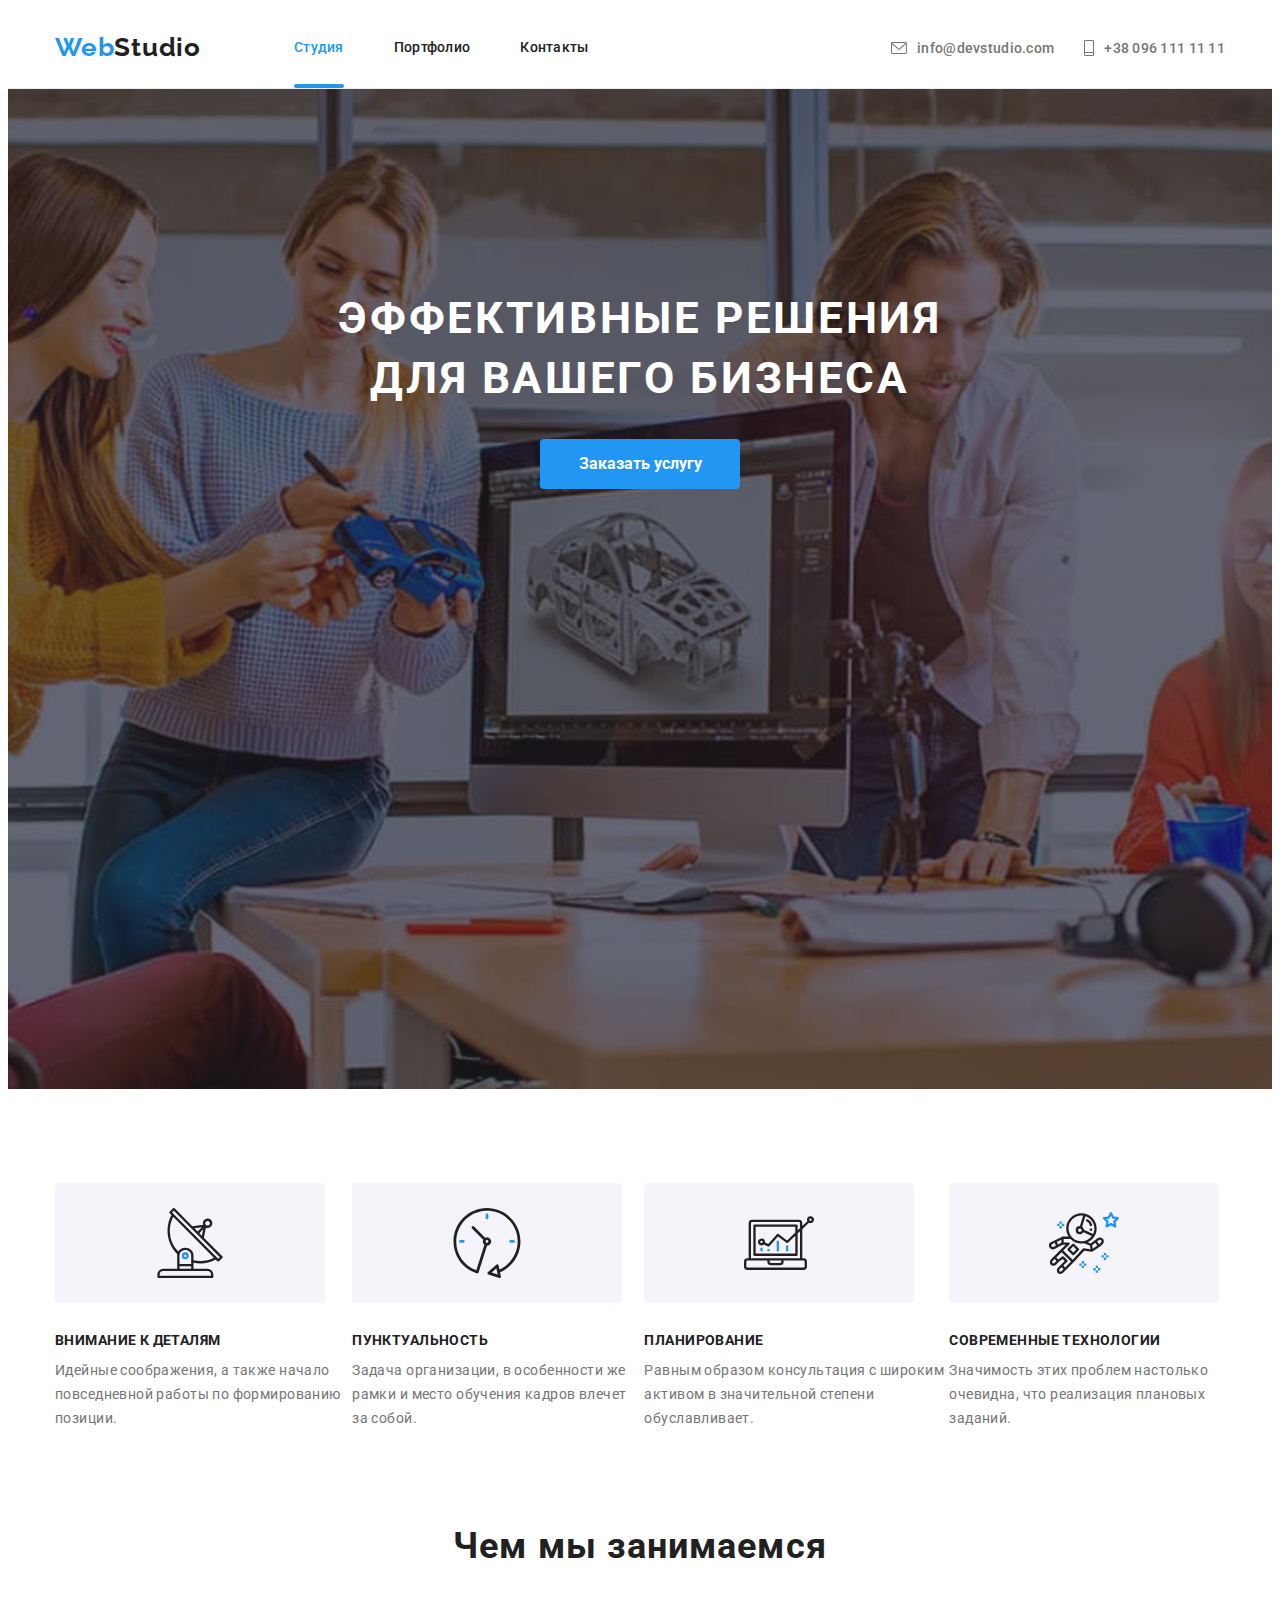
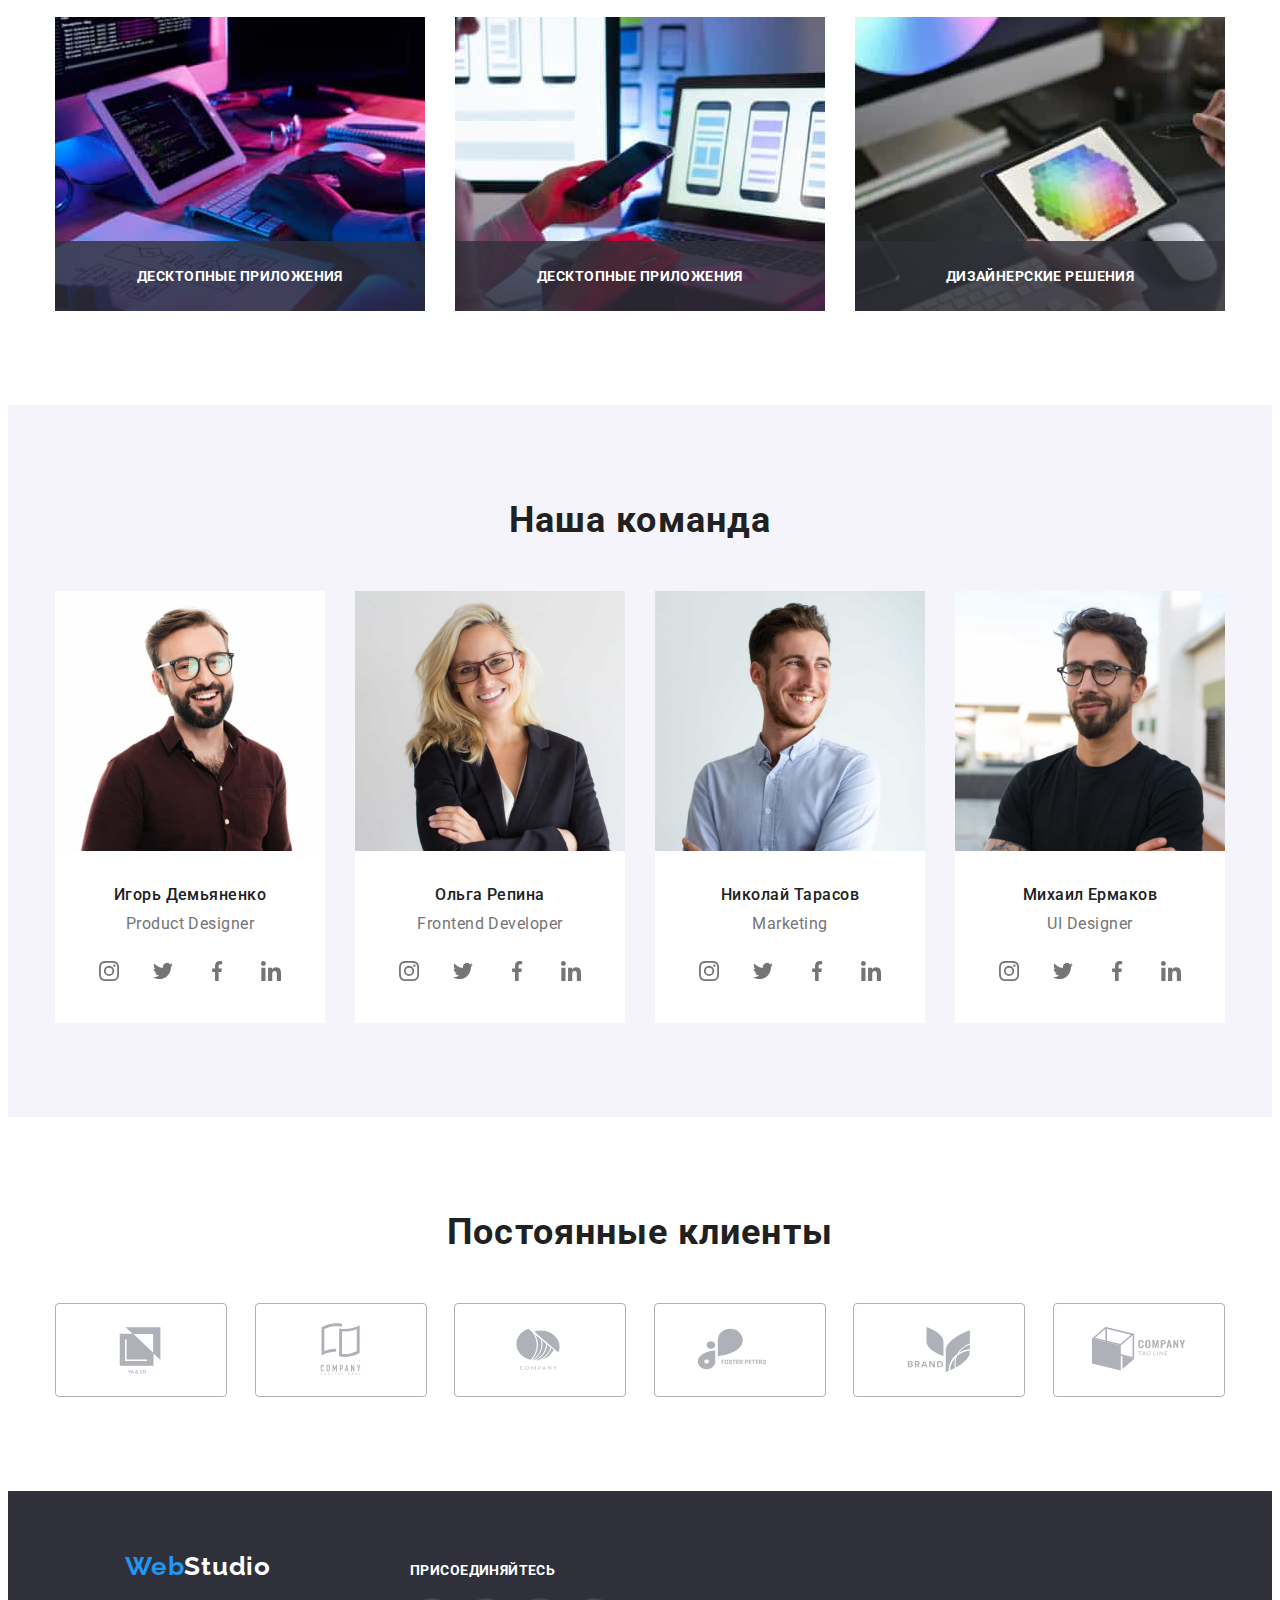
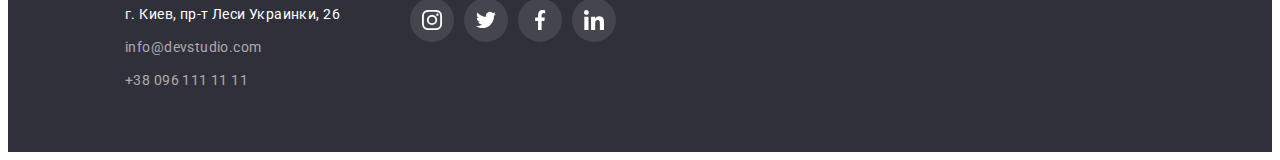
<file: index.html>
<!DOCTYPE html>
<html lang="ru">
<head>
    <meta charset="UTF-8">
    <meta http-equiv="X-UA-Compatible" content="IE=edge">
    <meta name="viewport" content="width=device-width, initial-scale=1.0">
    <title>Document</title>
    <link rel="preconnect" href="https://fonts.googleapis.com">
    <link rel="preconnect" href="https://fonts.gstatic.com" crossorigin>
    <link rel="preconnect" href="https://fonts.googleapis.com">
    <link rel="preconnect" href="https://fonts.gstatic.com" crossorigin>
    <link href="https://fonts.googleapis.com/css2?family=Raleway:wght@700&family=Roboto:wght@400;500;700;900&display=swap"
        rel="stylesheet">
    <link rel="stylesheet" href="https://cdnjs.cloudflare.com/ajax/libs/modern-normalize/1.1.0/modern-normalize.min.css" integrity="sha512-wpPYUAdjBVSE4KJnH1VR1HeZfpl1ub8YT/NKx4PuQ5NmX2tKuGu6U/JRp5y+Y8XG2tV+wKQpNHVUX03MfMFn9Q==" crossorigin="anonymous" referrerpolicy="no-referrer" />
    <link rel="stylesheet" href="./css/styles.css">
</head>
<body>
        <!--Header-->
        <header class="page-header">
            <div class="container nav">
            <nav class="main-nav">
                <a href="./index.html" class="logo"><span class="web">Web</span>Studio</a>
                <ul class="site-nav list">
                    <li class="site-nav-item"> <a href="./index.html" class="current-page">Студия</a></li>
                    <li class="site-nav-item"> <a href="./portfolio.html">Портфолио</a></li>
                    <li class="site-nav-item"> <a href="">Контакты</a></li>
                </ul>
                </nav>
            <ul class="contacts-list list">
                <li class="contacts-item">
                    <a href="mailto:info@devstudio.com" class="mail"><svg class="header-icon envelope">
                        <use href="./images/symbol-defs.svg#icon-envelope"></use>
                    </svg>info@devstudio.com</a>
                </li>
                <li class="contacts-item">
                    <a href="tel:+380961111111" class="tel"><svg class="header-icon mobile">
                        <use href="./images/symbol-defs.svg#icon-mobile"></use>
                    </svg>+38 096 111 11 11</a>
                </li>
            </ul>
            </div>
        </header>
    
        <!--Main-->
        <main>
            <!--Hero-->
            <section class="hero">
                <h1 class="hero-title">Эффективные решения<br>для вашего бизнеса</h1>
                <button class="button" type="button" data-modal-open>Заказать услугу</button>
            </section>
        
            <!--Features-->
            <section class="section">
                <div class="container features">
                    <h2 class="visually-hidden">Подход к работе</h2>
                    <ul class="list features-list">
                        <li class="feature-item">
                            <div class="feature-icon-box">
                                <svg class="feature-icon">
                                <use href="./images/symbol-defs.svg#icon-antenna"></use>
                                </svg>
                            </div>
                            <h3 class="features-item-title">Внимание к деталям</h3>
                            <p class="features-item-text">Идейные соображения, а также начало повседневной работы по формированию
                                позиции.</p>
                        </li>
                        <li class="feature-item">
                            <div class="feature-icon-box">
                                <svg class="feature-icon">
                                    <use href="./images/symbol-defs.svg#icon-clock"></use>
                                </svg>
                            </div>
                            <h3 class="features-item-title">Пунктуальность</h3>
                            <p class="features-item-text">Задача организации, в особенности же рамки и место обучения кадров влечет
                                за собой.</p>
                        </li>
                        <li class="feature-item">
                            <div class="feature-icon-box">
                                <svg class="feature-icon">
                                    <use href="./images/symbol-defs.svg#icon-diagram"></use>
                                </svg>
                            </div>
                            <h3 class="features-item-title">Планирование</h3>
                            <p class="features-item-text">Равным образом консультация с широким активом в значительной степени
                                обуславливает.</p>
                        </li>
                        <li class="feature-item">
                            <div class="feature-icon-box">
                                <svg class="feature-icon">
                                    <use href="./images/symbol-defs.svg#icon-astronaut"></use>
                                </svg>
                            </div>
                            <h3 class="features-item-title">Современные технологии</h3>
                            <p class="features-item-text">Значимость этих проблем настолько очевидна, что реализация плановых
                                заданий.</p>
                        </li>
                    </ul>
                </div>
            </section>
        
            <!--Чем мы занимаемся-->
            <section class="section work-examples">
                <div class="container">
                    <h2 class="section-title">Чем мы занимаемся</h2>
                    <ul class="list example-list">
                        <li class="example">
                            <div class="example-card">
                                <img src="./images/programer-working-his-desk-office.jpg" alt="programer-working-his-desk-office" width="370"> 
                                <p class="example-text">Десктопные приложения</p> 
                            </div>
                        </li>
                        <li class="example">
                                <div class="example-card">
                                    <img src="./images/designers-are-developing-application-smartphones-team-creators-is-working-interface-mobile-phones.jpg"
                                        alt="designers-are-developing-application" width="370" height="294">
                                    <p class="example-text">Десктопные приложения</p>
                                </div>
                        </li>
                        <li class="example">
                            <div class="example-card">
                                <img src="./images/creative-artist-web-design-with-working-colour-selection-graphic-tablet.jpg" alt="creative-artist"
                                    width="370" height="294">
                                <p class="example-text">Дизайнерские решения</p>
                            </div>
                        </li>
                    </ul>
                </div>
            </section>
        
            <!--Наша команда-->
            <section class="section team">
                <div class="container">
                    <h2 class="section-title">Наша команда</h2>
                    <ul class="list team-list">
                        <li class="teammember"><img src="./images/ihor-demianenko.jpg" alt="Игорь Демьяненко" width="270" height="260">
                            <div class="person">
                                <h3 class="name">Игорь Демьяненко</h3>
                                <p class="team-role" lang="en">Product Designer</p>
                                <ul class="list team-links">
                                    <li class="team-link">
                                        <a href="" class="team-icon-box">
                                            <svg class="team-icon">
                                                <use href="./images/symbol-defs.svg#icon-instagram"></use>
                                            </svg>
                                        </a>
                                    </li>
                                    <li class="team-link">
                                        <a href="" class="team-icon-box">
                                            <svg class="team-icon">
                                                <use href="./images/symbol-defs.svg#icon-twitter"></use>
                                            </svg>
                                        </a>
                                    </li>
                                    <li class="team-link">
                                        <a href="" class="team-icon-box">
                                            <svg class="team-icon">
                                                <use href="./images/symbol-defs.svg#icon-facebook"></use>
                                            </svg>
                                        </a>
                                    </li>
                                    <li class="team-link">
                                        <a href="" class="team-icon-box">
                                            <svg class="team-icon">
                                                <use href="./images/symbol-defs.svg#icon-linkedin"></use>
                                            </svg>
                                        </a>
                                    </li>
                                </ul>
                            </div>
                        </li>
                        <li class="teammember"><img src="./images/olga-repina.jpg" alt="Ольга Репина" width="270" height="260">
                            <div class="person">
                            <h3 class="name">Ольга Репина</h3>
                            <p class="team-role" lang="en">Frontend Developer</p>
                            <ul class="list team-links">
                                <li class="team-link">
                                    <a href="" class="team-icon-box">
                                        <svg class="team-icon">
                                            <use href="./images/symbol-defs.svg#icon-instagram"></use>
                                        </svg>
                                    </a>
                                </li>
                                <li class="team-link">
                                    <a href=""class="team-icon-box">
                                        <svg class="team-icon">
                                            <use href="./images/symbol-defs.svg#icon-twitter"></use>
                                        </svg>
                                    </a>
                                </li>
                                <li class="team-link">
                                    <a href="" class="team-icon-box">
                                        <svg class="team-icon">
                                            <use href="./images/symbol-defs.svg#icon-facebook"></use>
                                        </svg>
                                    </a>
                                </li>
                                <li class="team-link">
                                    <a href="" class="team-icon-box">
                                        <svg class="team-icon">
                                            <use href="./images/symbol-defs.svg#icon-linkedin"></use>
                                        </svg>
                                    </a>
                                </li>
                            </ul>
                            </div>
                        </li>
                        <li class="teammember"><img src="./images/nikolai-tarasov.jpg" alt="Николай Тарасов" width="270" height="260">
                            <div class="person">
                            <h3 class="name">Николай Тарасов</h3>
                            <p class="team-role" lang="en">Marketing</p>
                            <ul class="list team-links">
                                <li class="team-link">
                                    <a href="" class="team-icon-box">
                                        <svg class="team-icon">
                                            <use href="./images/symbol-defs.svg#icon-instagram"></use>
                                        </svg>
                                    </a>
                                </li>
                                <li class="team-link">
                                    <a href="" class="team-icon-box">
                                        <svg class="team-icon">
                                            <use href="./images/symbol-defs.svg#icon-twitter"></use>
                                        </svg>
                                    </a>
                                </li>
                                <li class="team-link">
                                    <a href="" class="team-icon-box">
                                        <svg class="team-icon">
                                            <use href="./images/symbol-defs.svg#icon-facebook"></use>
                                        </svg>
                                    </a>
                                </li>
                                <li class="team-link">
                                    <a href="" class="team-icon-box">
                                        <svg class="team-icon">
                                            <use href="./images/symbol-defs.svg#icon-linkedin"></use>
                                        </svg>
                                    </a>
                                </li>
                            </ul>
                            </div>
                        </li>
                        <li class="teammember"><img src="./images/mikhail-yermakov.jpg" alt="Михаил Ермаков" width="270" height="260">
                            <div class="person">
                            <h3 class="name">Михаил Ермаков</h3>
                            <p class="team-role" lang="en">UI Designer</p>
                            <ul class="list team-links">
                                <li class="team-link">
                                    <a href="" class="team-icon-box">
                                        <svg class="team-icon">
                                            <use href="./images/symbol-defs.svg#icon-instagram"></use>
                                        </svg>
                                    </a>
                                </li>
                                <li class="team-link">
                                    <a href="" class="team-icon-box">
                                        <svg class="team-icon">
                                            <use href="./images/symbol-defs.svg#icon-twitter"></use>
                                        </svg>
                                    </a>
                                </li>
                                <li class="team-link">
                                    <a href="" class="team-icon-box">
                                        <svg class="team-icon">
                                            <use href="./images/symbol-defs.svg#icon-facebook"></use>
                                        </svg>
                                    </a>
                                </li>
                                <li class="team-link">
                                    <a href="" class="team-icon-box">
                                        <svg class="team-icon">
                                            <use href="./images/symbol-defs.svg#icon-linkedin"></use>
                                        </svg>
                                    </a>
                                </li>
                            </ul>
                            </div>
                        </li>
                    </ul>
                </div>
            </section>

            <!-- Clients -->
            <section class="section clients">
                <div class="container">
                    <h2 class="section-title">Постоянные клиенты</h2>
                    <ul class="list clients-list">
                        <li>
                            <a href="" class="client-icon-box">
                                <svg class="client-icon">
                                    <use href="./images/symbol-defs.svg#icon-Logo1"></use>
                                </svg>
                            </a>
                        </li>
                        <li>
                            <a href="" class="client-icon-box">
                                <svg class="client-icon">
                                    <use href="./images/symbol-defs.svg#icon-Logo2"></use>
                                </svg>
                            </a>
                        </li>
                        <li>
                            <a href="" class="client-icon-box">
                                <svg class="client-icon">
                                    <use href="./images/symbol-defs.svg#icon-Logo3"></use>
                                </svg>
                            </a>
                        </li>
                        <li>
                            <a href="" class="client-icon-box">
                                <svg class="client-icon">
                                    <use href="./images/symbol-defs.svg#icon-Logo4"></use>
                                </svg>
                            </a>
                        </li>
                        <li>
                            <a href="" class="client-icon-box">
                                <svg class="client-icon">
                                    <use href="./images/symbol-defs.svg#icon-Logo5"></use>
                                </svg>
                            </a>
                        </li>
                        <li>
                            <a href="" class="client-icon-box">
                                <svg class="client-icon">
                                    <use href="./images/symbol-defs.svg#icon-Logo6"></use>
                                </svg>
                            </a>
                        </li>
                    </ul>
                </div>
            </section>
        </main>
        <a href=""></a>
        
        <!--Footer-->
        
        <footer class="footer">
            <div class="container">
                <div class="footer-item">
                    <a class="footer-logo" href="./index.html"> <span class="web">Web</span>Studio</a>
                    <address class="address">
                        <ul class="list footer-list">
                            <li> <a target="_blank" rel="noopener noreferrer" href="https://bit.ly/3ynFUaX" class="footer-address">г. Киев,
                                    пр-т Леси Украинки, 26</a></li>
                            <li> <a href="mailto:info@devstudio.com" class="footer-contacts">info@devstudio.com</a></li>
                            <li> <a href="tel:+380961111111" class="footer-contacts">+38 096 111 11 11</a></li>
                        </ul>
                    </address>
                </div>
                <div class="footer-item">
                    <p class="join">присоединяйтесь</p>
                    <ul class="list footer-links">
                        <li class="footer-link">
                            <a href="" class="footer-icon-box">
                                <svg class="footer-icon">
                                    <use href="./images/symbol-defs.svg#icon-instagram"></use>
                                </svg>
                            </a>
                        </li>
                        <li class="footer-link">
                            <a href="" class="footer-icon-box">
                                <svg class="team-icon">
                                    <use href="./images/symbol-defs.svg#icon-twitter"></use>
                                </svg>
                            </a>
                        </li>
                        <li class="footer-link">
                            <a href="" class="footer-icon-box">
                                <svg class="team-icon">
                                    <use href="./images/symbol-defs.svg#icon-facebook"></use>
                                </svg>
                            </a>
                        </li>
                        <li class="footer-link">
                            <a href="" class="footer-icon-box">
                                <svg class="team-icon">
                                    <use href="./images/symbol-defs.svg#icon-linkedin"></use>
                                </svg>
                            </a>
                        </li>
                    </ul>
                </div>
            </div>
        </footer>
        <div class="backdrop is-hidden" data-modal>
            <div class="modal">
                <button type="button" class="modal-close-btn" data-modal-close>
                    <svg class="modal-close-icon">
                        <use href="./images/symbol-defs.svg#icon-close-black-18dp"></use>
                    </svg>
                </button>
            </div>
        </div>
        <script src="./js/modal.js"></script>
</body>
</html>
</file>
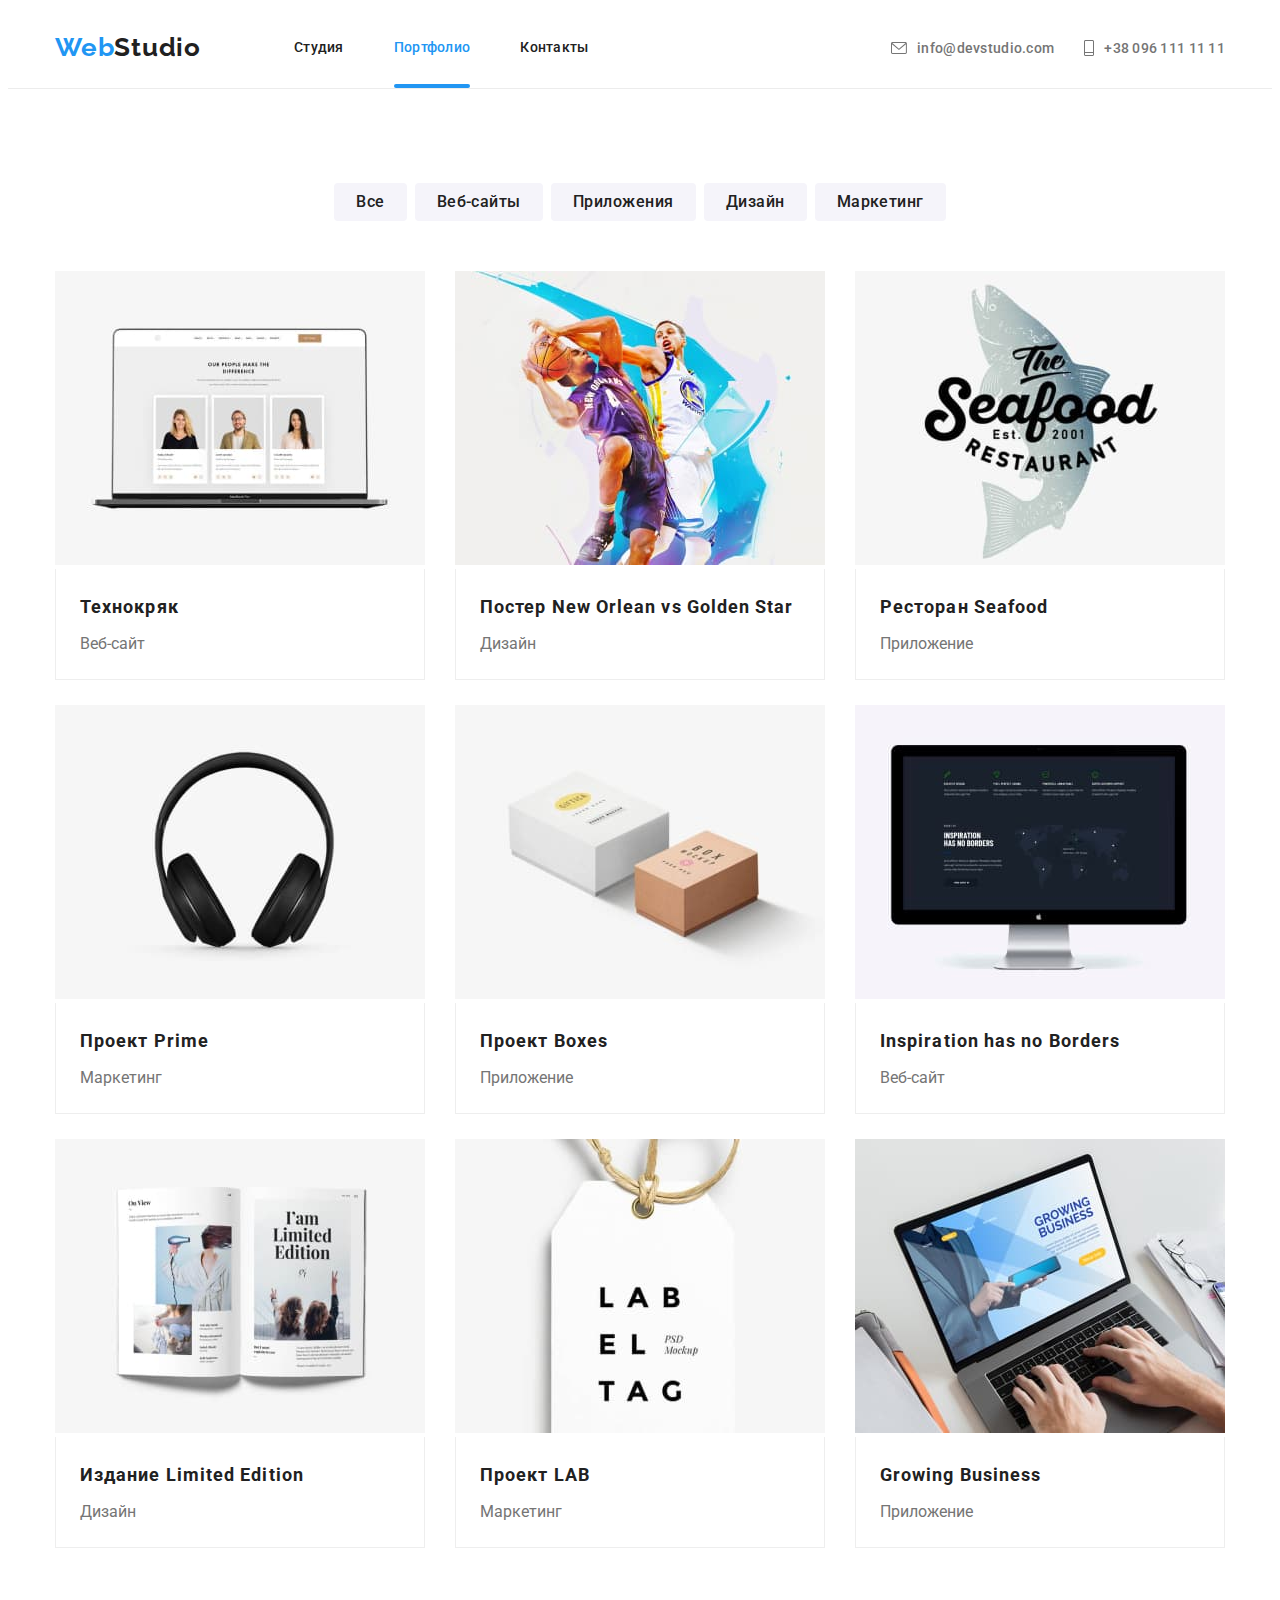
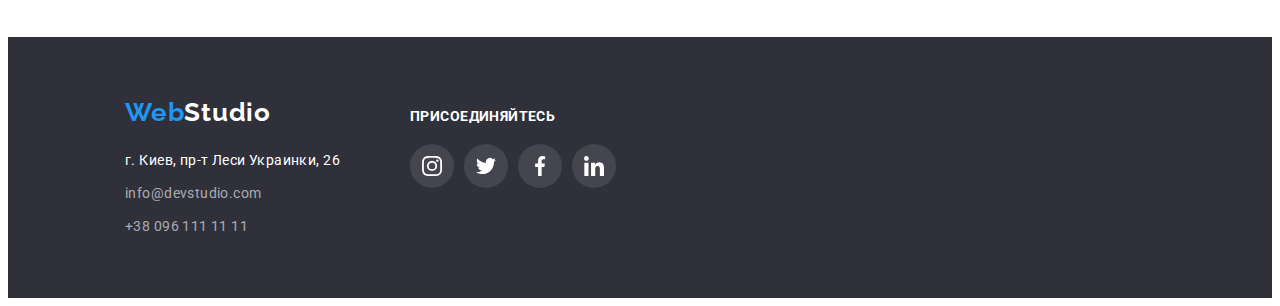
<file: portfolio.html>
<!DOCTYPE html>
<html lang="ru">

<head>
    <meta charset="UTF-8">
    <meta http-equiv="X-UA-Compatible" content="IE=edge">
    <meta name="viewport" content="width=device-width, initial-scale=1.0">
    <title>Document</title>
    <link rel="preconnect" href="https://fonts.googleapis.com">
    <link rel="preconnect" href="https://fonts.gstatic.com" crossorigin>
    <link rel="preconnect" href="https://fonts.googleapis.com">
    <link rel="preconnect" href="https://fonts.gstatic.com" crossorigin>
    <link
        href="https://fonts.googleapis.com/css2?family=Raleway:wght@700&family=Roboto:wght@400;500;700;900&display=swap"
        rel="stylesheet">
    <link rel="stylesheet" href="./css/styles.css">
</head>

<body>
        <!--Header-->
        <header class="page-header">
            <div class="container nav">
                <nav class="main-nav">
                    <a href="./index.html" class="logo"><span class="web">Web</span>Studio</a>
                    <ul class="site-nav list">
                    <li class="site-nav-item"> <a href="./index.html">Студия</a></li>
                    <li class="site-nav-item"> <a href="./portfolio.html" class="current-page">Портфолио</a></li>
                    <li class="site-nav-item"> <a href="">Контакты</a></li>
                </ul>
                </nav>
                <ul class="contacts-list list">
                    <li class="contacts-item">
                        <a href="mailto:info@devstudio.com" class="mail"><svg class="header-icon envelope">
                                <use href="./images/symbol-defs.svg#icon-envelope"></use>
                            </svg>info@devstudio.com</a>
                    </li>
                    <li class="contacts-item">
                        <a href="tel:+380961111111" class="tel"><svg class="header-icon mobile">
                                <use href="./images/symbol-defs.svg#icon-mobile"></use>
                            </svg>+38 096 111 11 11</a>
                    </li>
                </ul>
            </div>
        </header>
    
    <!--Main-->
    <main>
        <section class="section">
            <div class="container">
                <h1 hidden>
                    Наши работы
                </h1>
                    <ul class="list portfolio-nav">
                        <li><button class="portfolio-button" type="button">Все</button></li>
                        <li><button class="portfolio-button" type="button">Веб-сайты</button></li>
                        <li><button class="portfolio-button" type="button">Приложения</button></li>
                        <li><button class="portfolio-button" type="button">Дизайн</button></li>
                        <li><button class="portfolio-button" type="button">Маркетинг</button></li>
                    </ul>
                
                <ul class="portfolio-list list">
                    
                    <li class="portfolio-item">
                            <a href="" class="portfolio-link">
                                <div class="portfolio-top-wrap">
                                    <img src="./images/portfolio-1.jpg" alt="Технокряк" width="370" height="294">
                                    <p class="portfolio-top-text">
                                        Ресурс предлагает комплексные предложения с разным уровнем функционала и сервисов. Все это позволит посетителю получить
                                        исчерпывающие сведения  о компании или частном лице.
                                    </p>
                                </div>    
                                <div class="item">
                                    <h2>Технокряк</h2>
                                    <p class="portfolio-item-type">Веб-сайт</p>
                                </div>
                            </a>   
                    </li>
                    
                    <li class="portfolio-item">
                        <a href="" class="portfolio-link">
                            <div class="portfolio-top-wrap">    
                            <img src="./images/portfolio-2.jpg" alt="Постер New Orlean vs Golden Star" width="370" height="294">
                            <p class="portfolio-top-text">
                                Ресурс предлагает комплексные предложения с разным уровнем функционала и сервисов. Все это позволит посетителю
                                получить
                                исчерпывающие сведения  о компании или частном лице.
                            </p>
                        </div>
                            <div class="item">
                            <h2>Постер New Orlean vs Golden Star</h2>
                            <p class="portfolio-item-type">Дизайн</p>
                        </div>
                        </a>
                    </li>
                
                    <li class="portfolio-item">
                    <a href="" class="portfolio-link">
                    <div class="portfolio-top-wrap">
                        <img src="./images/portfolio-3.jpg" alt="Ресторан Seafood" width="370" height="294">
                        <p class="portfolio-top-text">
                            Ресурс предлагает комплексные предложения с разным уровнем функционала и сервисов. Все это позволит посетителю
                            получить
                            исчерпывающие сведения  о компании или частном лице.
                        </p>
                    </div>
                    <div class="item">
                        <h2>Ресторан Seafood</h2>
                        <p class="portfolio-item-type">Приложение</p>
                    </div>
                    </a>
                </li>
                <li class="portfolio-item">
                    <a href="" class="portfolio-link">
                    <div class="portfolio-top-wrap">
                        <img src="./images/portfolio-4.jpg" alt="Проект Prime" width="370" height="294">
                        <p class="portfolio-top-text">
                            Ресурс предлагает комплексные предложения с разным уровнем функционала и сервисов. Все это позволит посетителю
                            получить
                            исчерпывающие сведения  о компании или частном лице.
                        </p>
                    </div>
                    <div class="item">
                        <h2>Проект Prime</h2>
                        <p class="portfolio-item-type">Маркетинг</p>
                    </div>
                    </a>
                </li>
                <li class="portfolio-item">
                    <a href="" class="portfolio-link">
                    <div class="portfolio-top-wrap">
                        <img src="./images/portfolio-5.jpg" alt="Проект Boxes" width="370" height="294">
                        <p class="portfolio-top-text">
                            Ресурс предлагает комплексные предложения с разным уровнем функционала и сервисов. Все это позволит посетителю
                            получить
                            исчерпывающие сведения  о компании или частном лице.
                        </p>
                    </div>
                    <div class="item">
                        <h2>Проект Boxes</h2>
                        <p class="portfolio-item-type">Приложение</p>
                    </div>
                    </a>
                </li>
                <li class="portfolio-item">
                    <a href="" class="portfolio-link">
                    <div class="portfolio-top-wrap">
                        <img src="./images/portfolio-6.jpg" alt="Inspiration has no Borders" width="370" height="294">
                        <p class="portfolio-top-text">
                            Ресурс предлагает комплексные предложения с разным уровнем функционала и сервисов. Все это позволит посетителю
                            получить
                            исчерпывающие сведения  о компании или частном лице.
                        </p>
                    </div>
                    <div class="item">
                        <h2>Inspiration has no Borders</h2>
                        <p class="portfolio-item-type">Веб-сайт</p>
                        </div>
                        </a>
                </li>
                <li class="portfolio-item">
                    <a href="" class="portfolio-link">
                    <div class="portfolio-top-wrap">
                        <img src="./images/portfolio-7.jpg" alt="Издание Limited Edition" width="370" height="294">
                        <p class="portfolio-top-text">
                            Ресурс предлагает комплексные предложения с разным уровнем функционала и сервисов. Все это позволит посетителю
                            получить
                            исчерпывающие сведения  о компании или частном лице.
                        </p>
                    </div>
                    <div class="item">
                        <h2>Издание Limited Edition</h2>
                        <p class="portfolio-item-type">Дизайн</p>
                    </div>
                    </a>
                </li>
                    <li class="portfolio-item">
                        <a href="" class="portfolio-link">
                            <div class="portfolio-top-wrap">
                            <img src="./images/portfolio-8.jpg" alt="" width="370" height="294">
                            <p class="portfolio-top-text">
                                Ресурс предлагает комплексные предложения с разным уровнем функционала и сервисов. Все это позволит посетителю
                                получить
                                исчерпывающие сведения  о компании или частном лице.
                            </p>
                        </div>
                        <div class="item">
                        <h2>Проект LAB</h2>
                        <p class="portfolio-item-type">Маркетинг</p>
                    </div>
                    </a>
                </li>
                <li class="portfolio-item">
                    <a href="" class="portfolio-link">
                    <div class="portfolio-top-wrap">
                        <img src="./images/portfolio-9.jpg" alt="Growing Business" width="370" height="294">
                        <p class="portfolio-top-text">
                            Ресурс предлагает комплексные предложения с разным уровнем функционала и сервисов. Все это позволит посетителю
                            получить
                            исчерпывающие сведения  о компании или частном лице.
                        </p>
                    </div>
                        <div class="item">
                            <h2>Growing Business</h2>
                            <p class="portfolio-item-type">Приложение</p>
                        </div>
                    </a>
                </li>
                
                </ul>
            </div>
        </section>
    </main>
    
        <!--Footer-->
        
        <footer class="footer">
            <div class="container">
                <div class="footer-item">
                    <a class="footer-logo" href="./index.html"> <span class="web">Web</span>Studio</a>
                    <address class="address">
                        <ul class="list footer-list">
                            <li> <a target="_blank" rel="noopener noreferrer" href="https://bit.ly/3ynFUaX"
                                    class="footer-address">г. Киев,
                                    пр-т Леси Украинки, 26</a></li>
                            <li> <a href="mailto:info@devstudio.com" class="footer-contacts">info@devstudio.com</a></li>
                            <li> <a href="tel:+380961111111" class="footer-contacts">+38 096 111 11 11</a></li>
                        </ul>
                    </address>
                </div>
                <div class="footer-item">
                    <p class="join">присоединяйтесь</p>
                    <ul class="list footer-links">
                        <li class="footer-link">
                            <a href="" class="footer-icon-box">
                                <svg class="footer-icon">
                                    <use href="./images/symbol-defs.svg#icon-instagram"></use>
                                </svg>
                            </a>
                        </li>
                        <li class="footer-link">
                            <a href="" class="footer-icon-box">
                                <svg class="team-icon">
                                    <use href="./images/symbol-defs.svg#icon-twitter"></use>
                                </svg>
                            </a>
                        </li>
                        <li class="footer-link">
                            <a href="" class="footer-icon-box">
                                <svg class="team-icon">
                                    <use href="./images/symbol-defs.svg#icon-facebook"></use>
                                </svg>
                            </a>
                        </li>
                        <li class="footer-link">
                            <a href="" class="footer-icon-box">
                                <svg class="team-icon">
                                    <use href="./images/symbol-defs.svg#icon-linkedin"></use>
                                </svg>
                            </a>
                        </li>
                    </ul>
                </div>
            </div>
        </footer>
</body>
</html>
</file>
<file: css/styles.css>
:root {
    --primary-text-color: #757575;
    --title-text-color: #212121;
    --accent-color: #2196F3;
    --first-background-color: #2F303A;
    --second-background-color: #F5F4FA;
}

body {
    background-color: #FFFFFF;
    color: var(--primary-text-color);
    font-family: 'Roboto', sans-serif;
}

.list {
list-style: none;
padding: 0;
margin: 0;
}

a {
    text-decoration: none;
    color: currentColor;
}

h1, h2, h3, h4,p {
    margin-top: 0;
    margin-bottom: 0;
}

.container {
    width: 1200px;
    margin-left: auto;
    margin-right: auto;
    padding-left: 15px;
    padding-right: 15px;
    box-sizing: border-box;
    
}
.main-page {
width: 1600px;
margin: auto;
}
/* -------------------Page-header------------------- */
header {
    border-bottom: 1px solid #ECECEC;
}
/* -------------------Main------------------- */
main {
    
}
/* -------------------Header------------------- */

.nav, .main-nav {
display: flex;
align-items: center;
justify-content: flex-start;
}

/* -------------------Logo------------------- */
.logo {
    display: block;
    padding-top: 24px;
    padding-bottom: 25px;

    font-family: 'Raleway';
    font-weight: 700;
    font-size: 26px;
    line-height: 1.19;
    letter-spacing: 0.03em;
    color: var(--title-text-color);
}

.web {
    color: var(--accent-color);
}

.site-nav{
    display: flex;
    margin-left: 93px;
}
.site-nav li:not(:last-child) {
    margin-right: 50px;
}
.site-nav-item >a{
    position: relative;
    display: block;
    padding-top: 32px;
    padding-bottom: 32px;
    
    color: var(--title-text-color);
    font-weight: 500;
    font-size: 14px;
    line-height: 1.14;
    letter-spacing: 0.02em; 

    transition: color 250ms cubic-bezier(0.4, 0, 0.2, 1);
}

.site-nav-item >a:hover, .site-nav-item >a:focus {
    color: var(--accent-color);
}

.site-nav .current-page {
    color: var(--accent-color);
}
.site-nav .current-page:after {
    content: " ";
    position: absolute;
    bottom: 0;
    display: block;
    width: 100%;
    height: 4px;
    
    background: var(--accent-color);
    border-radius: 2px;
}

.contacts-list {
    display: flex;
    margin-left: auto;
}

.contacts-list a {
    padding-top: 32px;
    padding-bottom: 32px;

    color: var(--primary-text-color);
    font-weight: 500;
    font-size: 14px;
    line-height: calc(16/14);
    letter-spacing: 0.02em;
    transition: color 250ms cubic-bezier(0.4, 0, 0.2, 1);
}

.contacts-list a:hover, .contacts-list a:focus {
color:var(--accent-color);

}

.contacts-list {
    display: flex;
    color: var(--primary-text-color);
}

.mail, .tel {
    display: flex;
    align-items: center;
}
.contacts-item:not(:last-child) {
    margin-right: 30px;
}

.header-icon {
    margin-right: 10px;
    fill: currentColor;
    transition: color 250ms cubic-bezier(0.4, 0, 0.2, 1);
}
.envelope {
    width: 16px;
    height: 12px;
}
.mobile {
    width: 10px;
    height: 16px;
}

.header-icon:hover, .header-icon:focus {
    fill: var(--accent-color);
}
/* -------------------Hero------------------- */

.hero {
    max-width: 1600px;
    height: 600px;
    padding-top: 200px;
    padding-bottom: 200px;
    margin-left: auto;
    margin-right: auto;
    text-align: center;
    background-color: var(--first-background-color);
    background-image: linear-gradient(rgba(47, 48, 58, 0.4), rgba(47, 48, 58, 0.4)), url(../images/background-img.jpg);
    background-repeat: no-repeat;
    background-position: center;
    background-size: cover;
}

.hero-title {
    margin-bottom: 30px;
    font-size: 44px;
    line-height: 1.36;
    
    letter-spacing: 0.06em;
    text-transform: uppercase;
    color: #FFFFFF;
}

.button {
    display: inline-block;
    width: 200px;
    height: 50px;
    font-family: inherit;
    font-weight: 700;
    font-size: 16px;
    line-height: 1.88;
    color: #FFFFFF;
    background-color: var(--accent-color);
    border-color: transparent;
    border-radius: 4px;
}

/* -------------------Overlay------------------- */
.overlay {
    max-width: 1600px;
    height: 600px;
}

/* -------------------Section------------------- */
.section {
    padding-top: 94px;
    padding-bottom: 94px;
}
.section-title {
    margin-bottom: 50px;
    font-weight: 700;
    font-size: 36px;
    line-height: 1.17;
    text-align: center;
    letter-spacing: 0.03em;
    color: var(--title-text-color);
}


/* -------------------Features------------------- */

.visually-hidden {
    position: absolute;
    width: 1px;
    height: 1px;
    margin: -1px;
    border: 0;
    padding: 0;
    white-space: nowrap;
    clip-path: inset(100%);
    clip: rect(0 0 0 0);
    overflow: hidden;
}

.features-list {
    display: flex;
}

.features-list .feture-item {
    margin-right: 30px;
}

.features-list .item:last-child {
    margin-right: 0;
}

.features-item-title {
    margin-bottom: 10px;
    font-weight: 700;
    font-size: 14px;
    line-height: 1.14;
    letter-spacing: 0.03em;
    text-transform: uppercase;
    color: var(--title-text-color);
}
.features-item-text {
    margin-bottom: 0;
    font-size: 14px;
    line-height: 1.71;
    letter-spacing: 0.03em;
}
.feature-icon-box {
    width: 270px;
    height: 120px;
    margin-bottom: 30px;
    background-color: #F5F4FA;
    border-radius: 4px;
    display: flex;
    justify-content: center;
    align-items: center;
}
.feature-icon {
    width: 70px;
    height: 70px;
}
/* -------------------TWork examples-------------------T */
.example-list {
    display: flex;
}

.section.work-examples {
    padding-top: 0;
}

.example {
    height: 294px;
    margin-right: 30px;
    position: relative;
}

.example:last-child {
    margin-right: 0
}

.example-text {
    position: absolute;
    left: 0;
    bottom: 0;
    width: 100%;
    display: block;
    
    padding: 27px 0;
    font-weight: 700;
    font-size: 14px;
    line-height: calc(16/14);
    text-align: center;
    letter-spacing: 0.03em;
    text-transform: uppercase;
    
    color: #FFFFFF;
    background: rgba(47, 48, 58, 0.8);
}
/* -------------------Team------------------- */
.team {
    background-color: var(--second-background-color);
}

.team-list {
    display: flex;
    justify-content: n;
}

.teammember {
    background-color: #FFFFFF;
    margin-right: 30px;
}
.teammember:last-child {
    margin-right: 0px;
}
.person {
padding-top: 30px;
padding-bottom: 30px;
}
.name {
margin-bottom: 10px;
font-weight: 500;
font-size: 16px;
line-height: 1.19;
text-align: center;
letter-spacing: 0.03em;
color: var(--title-text-color);
}

.team-role {
    margin-bottom: 16px;
    font-weight: 400;
    font-size: 16px;
    line-height: 1.19;
    text-align: center;
    letter-spacing: 0.03em;
    color: var(--primary-text-color);
}

.team-links {
    display: flex;
    justify-content: center;

}

.team-icon-box {
    width: 44px;
    height: 44px;
    border-radius: 50%;
    display: flex;
    justify-content: center;
    align-items: center;
    color: var(--primary-text-color);
    transition: color 250ms cubic-bezier(0.4, 0, 0.2, 1), background-color 250ms cubic-bezier(0.4, 0, 0.2, 1);
}

.team-icon {
    width: 20px;
    height: 20px;
    fill: currentColor;
}

.team-link:not(:last-child) {
    margin-right: 10px;
}
.team-icon-box:hover, .team-icon-box:focus {
    background-color: var(--accent-color);
    cursor: pointer;
    color: #FFFFFF;
}

.team-icon:hover, .team-icon:focus {
    fill: currentColor;
}
/* -------------------Our clients------------------- */
.clients-list {
    display: flex;
    width: 1170px;
    justify-content: space-between;
}

.client-icon-box {
    width: 170px;
    height: 92px;
    display:flex;
    justify-content: center;
    align-items: center;
    border: 1px solid #AFB1B8;
    border-radius: 4px;
    color: #AFB1B8;
    transition: color 250ms cubic-bezier(0.4, 0, 0.2, 1), border 250ms cubic-bezier(0.4, 0, 0.2, 1);
}
.client-icon {
    width: 106px;
    height: 60px;
    fill: currentColor;
}

.client-icon-box:hover, 
.client-icon-box:focus {
    color: var(--accent-color);
    border: 1px solid var(--accent-color);
}



/* -------------------Footer------------------- */

.footer {
    padding-top: 60px;
    padding-bottom: 60px;
    background-color: var(--first-background-color);
}
.footer-item {
    padding-left: 70px;
}
.footer-logo {
    display: inline-block;
    margin-bottom: 20px;
    font-family: 'Raleway';
    font-weight: 700;
    font-size: 26px;
    line-height: 1.19;
    letter-spacing: 0.03em;
    color: #FFFFFF;
}

.footer-list :not(:last-child) {
    margin-bottom: 9px;
}

.address {
font-style: normal;
font-size: 14px;
line-height: calc(24/14);
letter-spacing: 0.03em;
}

.footer-address {
color: #FFFFFF;
}

.footer-contacts {
    color: rgba(255, 255, 255, 0.6);
}

.join {
    margin-bottom: 20px;
    font-weight: 700;
    font-size: 14px;
    line-height: calc(16/14);
    letter-spacing: 0.03em;
    text-transform: uppercase;
    color: #FFFFFF;
}

footer .container {
    display: flex;
    align-items: baseline;
}

.footer-links {
    display: flex;
    justify-content:space-between;
}

.footer-link:not(:last-child) {
    margin-right: 10px;
}

.footer-icon-box {
    width: 44px;
    height: 44px;
    border-radius: 50%;
    display: flex;
    justify-content: center;
    align-items: center;
    color: #FFFFFF;
    background-color: rgba(255, 255, 255, 0.1);
    transition: background-color 250ms cubic-bezier(0.4, 0, 0.2, 1);
}

.footer-icon {
    width: 20px;
    height: 20px;
    fill: currentColor;
}

.footer-icon-box:hover,
.footer-icon-box:focus {
    background-color: var(--accent-color);
    color: #FFFFFF;
    cursor: pointer;
}

.footer-icon:hover {
    fill: currentColor;
}

/* -------------------Portfolio------------------- */
.portfolio-nav {
    display: flex;
    justify-content: center;
    margin-bottom: 50px;
}
.portfolio-nav>li {
    margin-right: 8px;
}
.portfolio-nav>li:last-child {
    margin-right: 0px;
}

.portfolio-button {
    padding: 6px 22px;
    font-family: inherit;
    border: none;
    border-radius: 4px;
    background-color: var(--second-background-color);
    color: var(--title-text-color);
    font-weight: 500;
    font-size: 16px;
    line-height: 1.62;
    text-align: center;
    letter-spacing: 0.03em;
    transition: background-color 250ms cubic-bezier(0.4, 0, 0.2, 1), color 250ms cubic-bezier(0.4, 0, 0.2, 1), box-shadow 250ms cubic-bezier(0.4, 0, 0.2, 1);
}

.portfolio-button:hover, .portfolio-button:focus {
font-family: inherit;
border: none;
border-radius: 4px;
background-color: var(--accent-color);
color: #FFFFFF;
box-shadow: 0 2px 2px 0 rgba(0, 0, 0, 0.12), 0 1px 2px 0 rgba(0, 0, 0, 0.08);
cursor: pointer;
}

.portfolio-list {
    display: flex;
    flex-wrap: wrap;
    margin: -15px;
}

.portfolio-list  h2 {
    margin-bottom: 4px;
    color: var(--title-text-color);
    font-weight: 700;
    font-size: 18px;
    line-height: 2.0;
    letter-spacing: 0.06em;
}

.portfolio-item {
    margin: 15px;
    width: 370px;
    height: 404px;
}

.portfolio-top-wrap {
    position: relative;
    overflow: hidden;
}

.portfolio-top-text {
    box-sizing: border-box;
    position: absolute;
    top: 0;
    margin-block-start: 0;
    margin-block-end: 0;
    color: rgba(255, 255, 255, 1);
    background-color: rgba(33, 150, 243, 0.9);
    padding: 63px 24px;
    font-size: 18px;
    line-height: calc(28/18);
    height: 100%;
    transform: translateY(100%);
    transition: transform 250ms cubic-bezier(0.4, 0, 0.2, 1);
}

.portfolio-link {
    display: block;
    box-shadow: none;
    transition: box-shadow 250ms linear;
}
.portfolio-link:hover, .portfolio-link:focus {
    box-shadow: 1px 4px 6px 0 rgba(0, 0, 0, 0.16),
    0 4px 4px 0 rgba(0, 0, 0, 0.06);
}

.portfolio-link:hover .portfolio-top-text,
.portfolio-link:focus .portfolio-top-text {
    transform: translateY(0);
}
.card-overlay {
    position: absolute;
    z-index: 1;
    top: 294px;
    left: 0;
    width: 100%;
    height: 294px;
    box-sizing: border-box;
    padding: 63px 24px;

    font-weight: 400;
    font-size: 18px;
    line-height: 1.56;
    letter-spacing: 0.03em;

    background: rgba(33, 150, 243, 0.9);
    color: rgba(255, 255, 255, 1);
    
    transition: transform 250ms cubic-bezier(0.4, 0, 0.2, 1);
}

.item {
    padding: 20px 24px;
    border-right: 1px solid #EEEEEE;
    border-bottom: 1px solid #EEEEEE;
    border-left: 1px solid #EEEEEE;
}
.portfolio-item-type {
    font-weight: 400;
    line-height: 1.88;
    letter-spacing: calc(30/16);
    position: relative;
    display: block;
    width: 100%;
    height: 100%;
}


/* -------------------Backdrop------------------- */

.backdrop {
    width: 100%;
    height: 100%;
    position: fixed;
    background: rgba(0, 0, 0, 0.2);
    top: 0;
    transition: opacity 250ms cubic-bezier(0.4, 0, 0.2, 1), visibility 250ms cubic-bezier(0.4, 0, 0.2, 1);
}

.is-hidden {
    visibility: hidden;
    opacity: 0;
    pointer-events: none;
}

.backdrop.is-hidden .modal {
    transform: translate(-50%, -50%) scale(0);
}

.no-scroll {
    overflow: hidden;
}

.modal {
position:relative;
top: 50%;
left: 50%;
transform: translate(-50%, -50%) scale(1);
transition: transform 250ms cubic-bezier(0.4, 0, 0.2, 1), visibility 250ms cubic-bezier(0.4, 0, 0.2, 1);
width: 528px;
height: 581px;
background-color: rgba(255, 255, 255, 1);
box-shadow: 0px 1px 3px rgba(0, 0, 0, 0.12),
0px 1px 1px rgba(0, 0, 0, 0.14),
0px 2px 1px rgba(0, 0, 0, 0.2);
border-radius: 4px;
}

.modal-close-btn {
width: 30px;
height: 30px;
position: absolute;
top: 8px;
right: 8px;
border-radius: 50%;
padding: 0;
background: #FFFFFF;
border: 1px solid rgba(0, 0, 0, 0.1);
}

.modal-close-icon {
width: 11px;
height: 11px;
}
</file>
